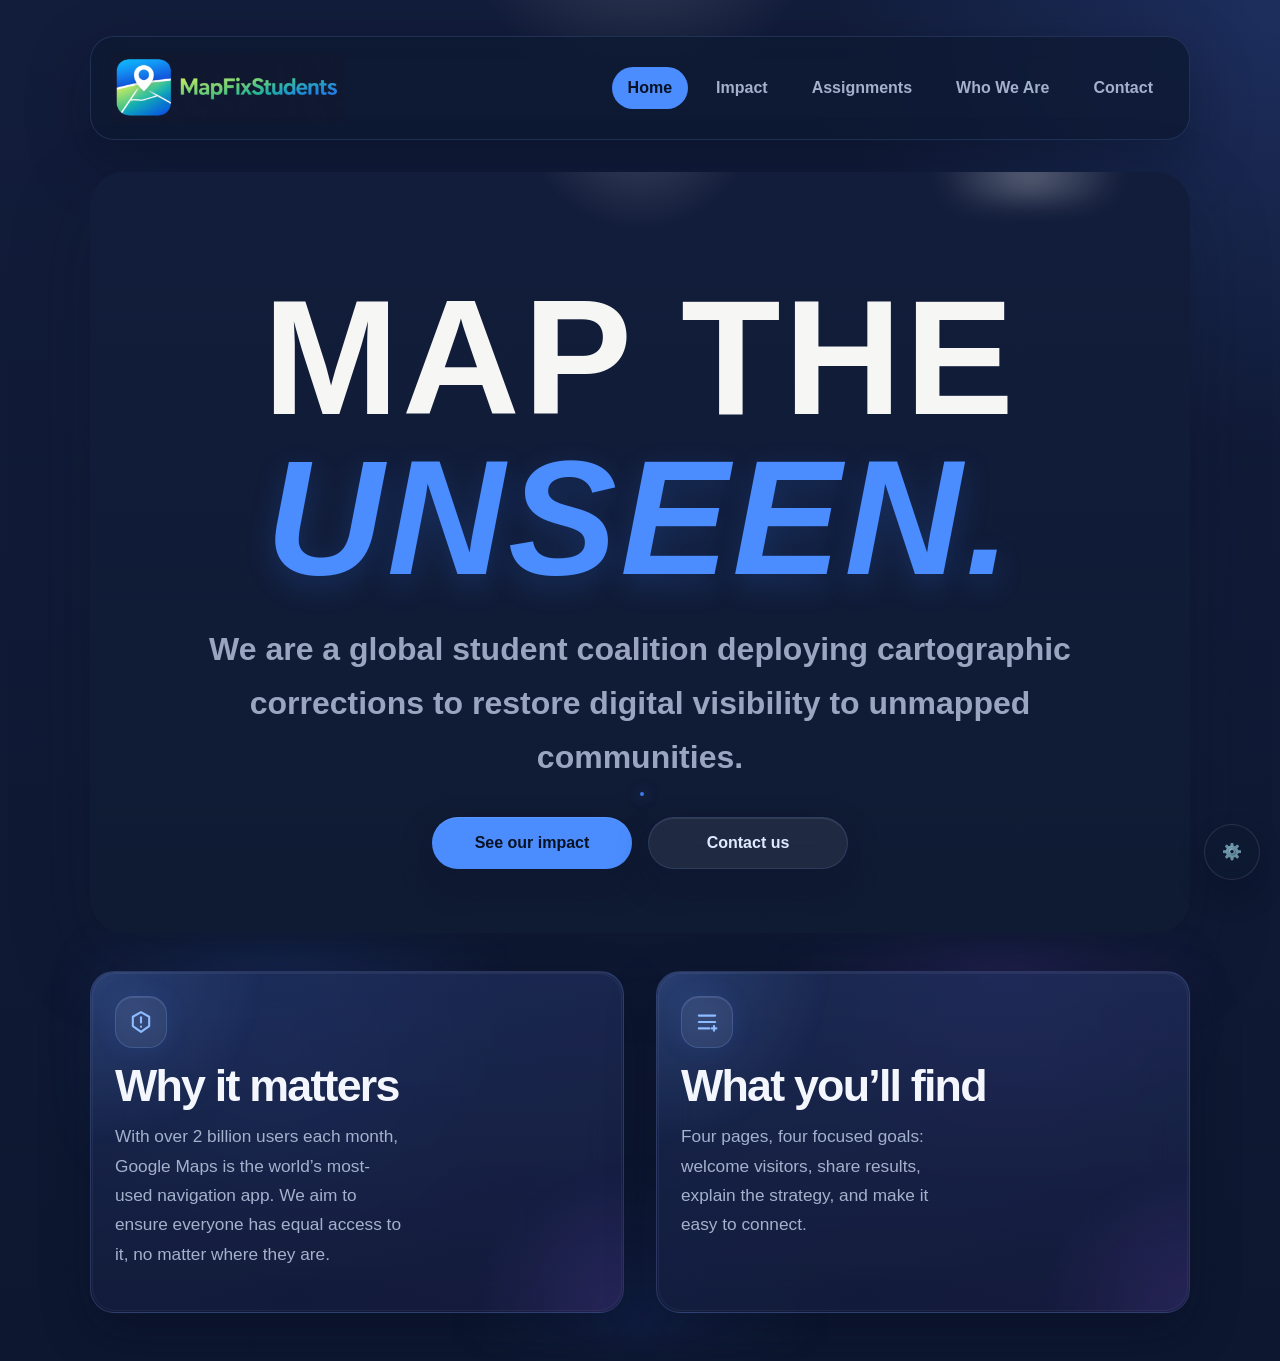
<file: index.html>
<!DOCTYPE html>
<html lang="en">
  <head>
    <meta charset="UTF-8" />
    <meta name="viewport" content="width=device-width, initial-scale=1.0" />
    <title>MapFixStudents | Home</title>
    <link rel="icon" type="image/png" href="favicon.png?v=2" />
    <link rel="stylesheet" href="styles.css" />
  </head>
  <body>
    <div class="page-shell">
      <header class="site-header">
        <a class="brand" href="index.html" aria-label="MapFixStudents home">
          <img class="brand-logo" src="logo.png?v=4" alt="MapFixStudents" />
        </a>
        <nav class="nav-tabs" aria-label="Main navigation">
          <a class="active" href="index.html">Home</a>
          <a href="impact.html">Impact</a>
          <a href="assignments.html">Assignments</a>
          <a href="approach.html">Who We Are</a>
          <a href="contact.html">Contact</a>
        </nav>
      </header>

      <main>
        <section class="monitor-panel" aria-label="MapFixStudents statement">
          <div class="monitor-inner">
            <h2 class="monitor-title">
              <span class="top">Map The</span>
              <span class="bottom">Unseen.</span>
            </h2>
            <p class="monitor-description">
              We are a global student coalition deploying cartographic
              corrections to restore digital visibility to unmapped communities.
            </p>
            <div class="monitor-actions">
              <a class="button primary monitor-button" href="impact.html">See our impact</a>
              <a class="button secondary monitor-button" href="contact.html">Contact us</a>
            </div>
          </div>
        </section>

        <section class="section feature-grid two">
          <article class="content-card feature-card">
            <div class="feature-icon" aria-hidden="true">
              <svg viewBox="0 0 24 24">
                <path d="M12 3.5 19 7.5v8L12 20.5 5 15.5v-8Z" />
                <path d="M12 8v4.5" />
                <path d="M12 16h.01" />
              </svg>
            </div>
            <h2 class="feature-title">Why it matters</h2>
            <p class="feature-copy">
              With over 2 billion users each month, Google Maps is the world’s
              most-used navigation app. We aim to ensure everyone has equal
              access to it, no matter where they are.
            </p>
          </article>
          <article class="content-card feature-card">
            <div class="feature-icon" aria-hidden="true">
              <svg viewBox="0 0 24 24">
                <path d="M5 6.5h14" />
                <path d="M5 12h14" />
                <path d="M5 17.5h9" />
                <path d="M18 15.5v4" />
                <path d="M16 17.5h4" />
              </svg>
            </div>
            <h2 class="feature-title">What you’ll find</h2>
            <p class="feature-copy">
              Four pages, four focused goals: welcome visitors, share results,
              explain the strategy, and make it easy to connect.
            </p>
          </article>
        </section>
      </main>

      <button
        class="dev-mode-toggle"
        type="button"
        aria-label="Toggle developer mode"
      >
        ⚙️
      </button>
    </div>
    <script src="dev-mode.js"></script>
  </body>
</html>
</file>
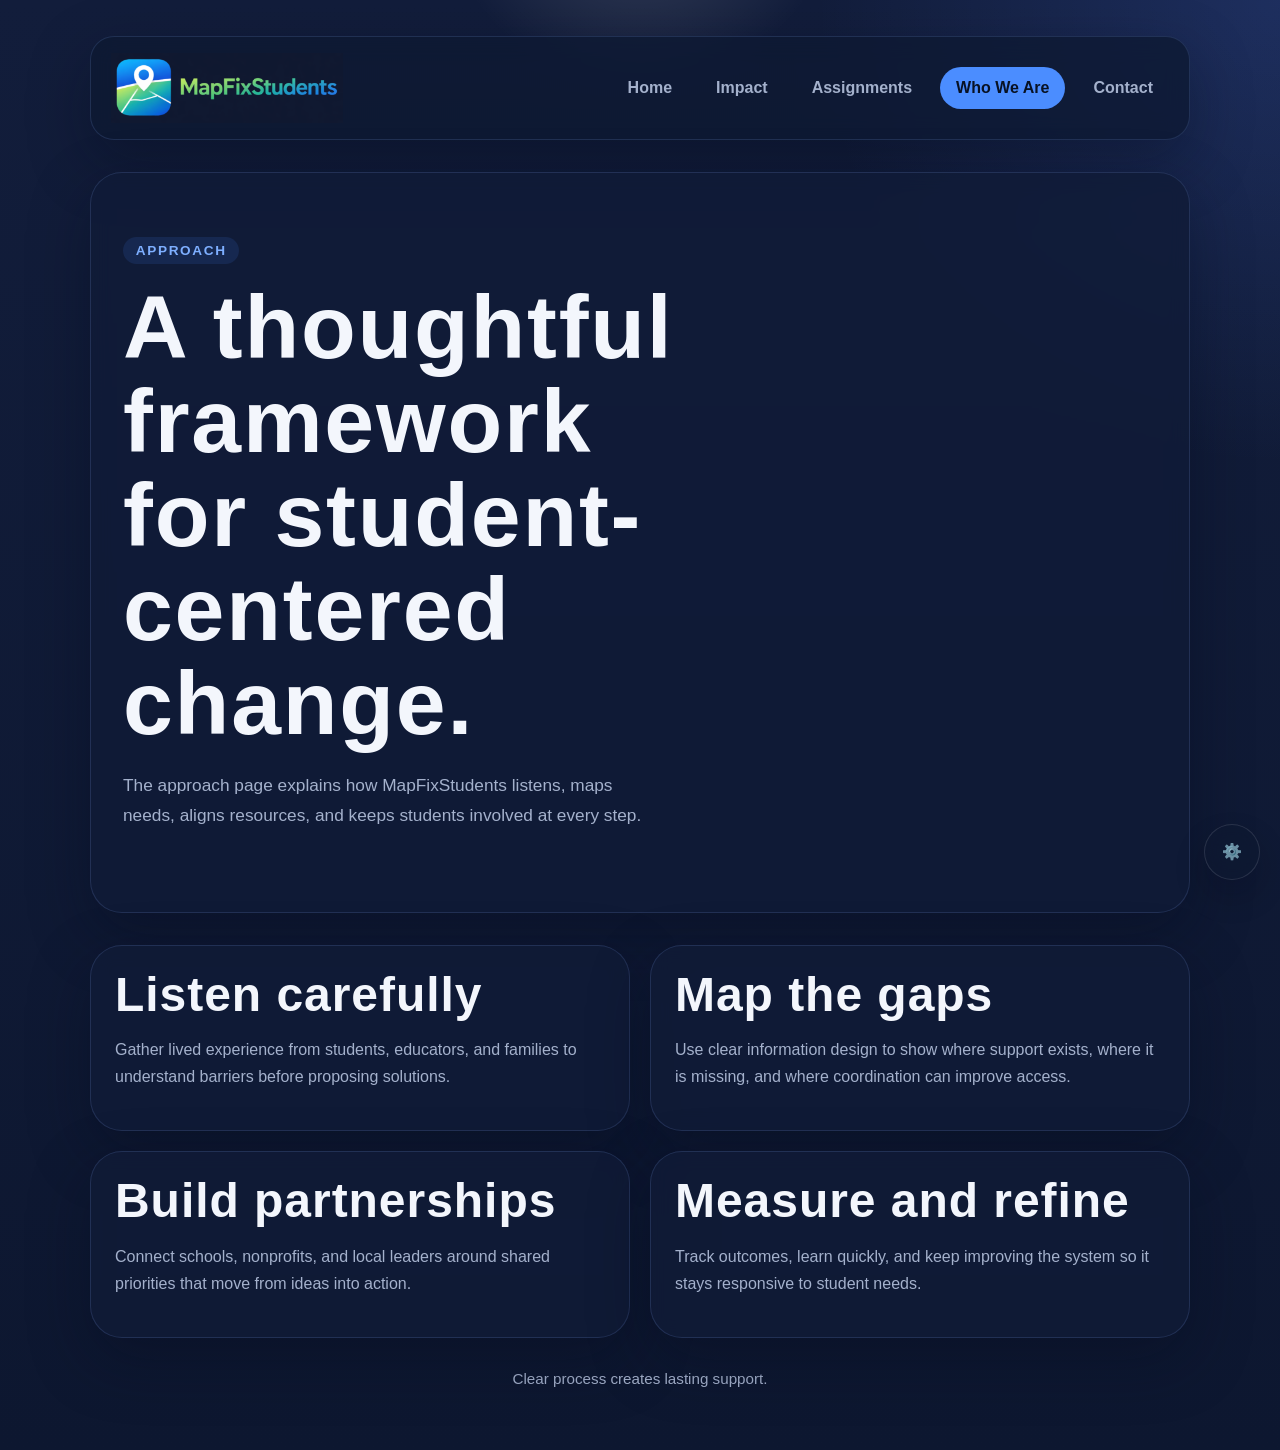
<file: approach.html>
<!DOCTYPE html>
<html lang="en">
  <head>
    <meta charset="UTF-8" />
    <meta name="viewport" content="width=device-width, initial-scale=1.0" />
    <title>MapFixStudents | Approach</title>
    <link rel="icon" type="image/png" href="favicon.png?v=2" />
    <link rel="stylesheet" href="styles.css" />
  </head>
  <body>
    <div class="page-shell">
      <header class="site-header">
        <a class="brand" href="index.html" aria-label="MapFixStudents home">
          <img class="brand-logo" src="logo.png?v=4" alt="MapFixStudents" />
        </a>
        <nav class="nav-tabs" aria-label="Main navigation">
          <a href="index.html">Home</a>
          <a href="impact.html">Impact</a>
          <a href="assignments.html">Assignments</a>
          <a class="active" href="approach.html">Who We Are</a>
          <a href="contact.html">Contact</a>
        </nav>
      </header>

      <main>
        <section class="hero">
          <span class="eyebrow">Approach</span>
          <h1>A thoughtful framework for student-centered change.</h1>
          <p class="lead">
            The approach page explains how MapFixStudents listens, maps needs,
            aligns resources, and keeps students involved at every step.
          </p>
        </section>

        <section class="section grid two">
          <article class="content-card">
            <h2>Listen carefully</h2>
            <p>
              Gather lived experience from students, educators, and families to
              understand barriers before proposing solutions.
            </p>
          </article>
          <article class="content-card">
            <h2>Map the gaps</h2>
            <p>
              Use clear information design to show where support exists, where
              it is missing, and where coordination can improve access.
            </p>
          </article>
          <article class="content-card">
            <h2>Build partnerships</h2>
            <p>
              Connect schools, nonprofits, and local leaders around shared
              priorities that move from ideas into action.
            </p>
          </article>
          <article class="content-card">
            <h2>Measure and refine</h2>
            <p>
              Track outcomes, learn quickly, and keep improving the system so it
              stays responsive to student needs.
            </p>
          </article>
        </section>
      </main>

      <p class="footer-note">Clear process creates lasting support.</p>
      <button
        class="dev-mode-toggle"
        type="button"
        aria-label="Toggle developer mode"
      >
        ⚙️
      </button>
    </div>
    <script src="dev-mode.js"></script>
  </body>
</html>
</file>
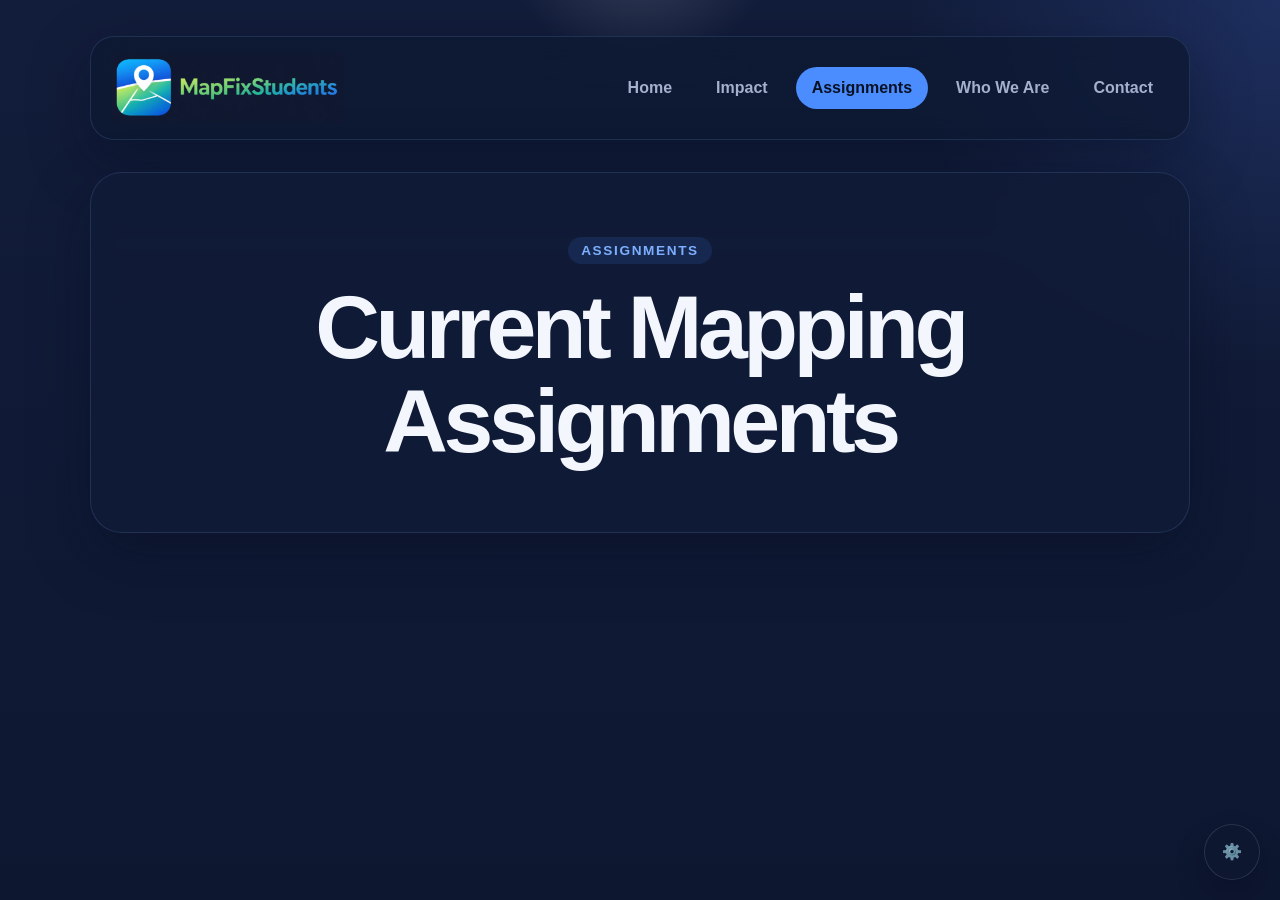
<file: assignments.html>
<!DOCTYPE html>
<html lang="en">
  <head>
    <meta charset="UTF-8" />
    <meta name="viewport" content="width=device-width, initial-scale=1.0" />
    <title>MapFixStudents | Assignments</title>
    <link rel="icon" type="image/png" href="favicon.png?v=2" />
    <link rel="stylesheet" href="styles.css" />
  </head>
  <body>
    <div class="page-shell">
      <header class="site-header">
        <a class="brand" href="index.html" aria-label="MapFixStudents home">
          <img class="brand-logo" src="logo.png?v=4" alt="MapFixStudents" />
        </a>
        <nav class="nav-tabs" aria-label="Main navigation">
          <a href="index.html">Home</a>
          <a href="impact.html">Impact</a>
          <a class="active" href="assignments.html">Assignments</a>
          <a href="approach.html">Who We Are</a>
          <a href="contact.html">Contact</a>
        </nav>
      </header>

      <main>
        <section class="hero centered">
          <span class="eyebrow">Assignments</span>
          <h1 class="assignments-title">Current Mapping Assignments</h1>
          <button class="dev-assignment-button" type="button" data-open-assignment-modal>
            Add Assignment
          </button>
        </section>

        <section class="assignments-grid" aria-label="Assignments list" data-assignments-grid></section>
      </main>

      <div class="assignment-modal-overlay" data-assignment-modal-overlay hidden>
        <div
          class="assignment-modal"
          role="dialog"
          aria-modal="true"
          aria-labelledby="assignment-modal-title"
        >
          <button
            class="assignment-modal-close"
            type="button"
            aria-label="Close modal"
            data-close-assignment-modal
          >
            ×
          </button>
          <h2 class="assignment-modal-title" id="assignment-modal-title">Add Assignment</h2>
          <form class="assignment-modal-form" data-assignment-form>
            <label class="assignment-modal-label" for="assignment-image">Image</label>
            <input id="assignment-image" name="image" type="file" accept="image/*" required />

            <label class="assignment-modal-label" for="assignment-title">Title</label>
            <input id="assignment-title" name="title" type="text" placeholder="Assignment title" required />

            <label class="assignment-modal-label" for="assignment-link">Link</label>
            <input id="assignment-link" name="link" type="url" placeholder="https://example.com" required />

            <button class="assignment-modal-submit" type="submit">Submit</button>
          </form>
        </div>
      </div>

      <button
        class="dev-mode-toggle"
        type="button"
        aria-label="Toggle developer mode"
      >
        ⚙️
      </button>
    </div>
    <script src="dev-mode.js"></script>
    <script src="assignments-modal.js"></script>
  </body>
</html>
</file>
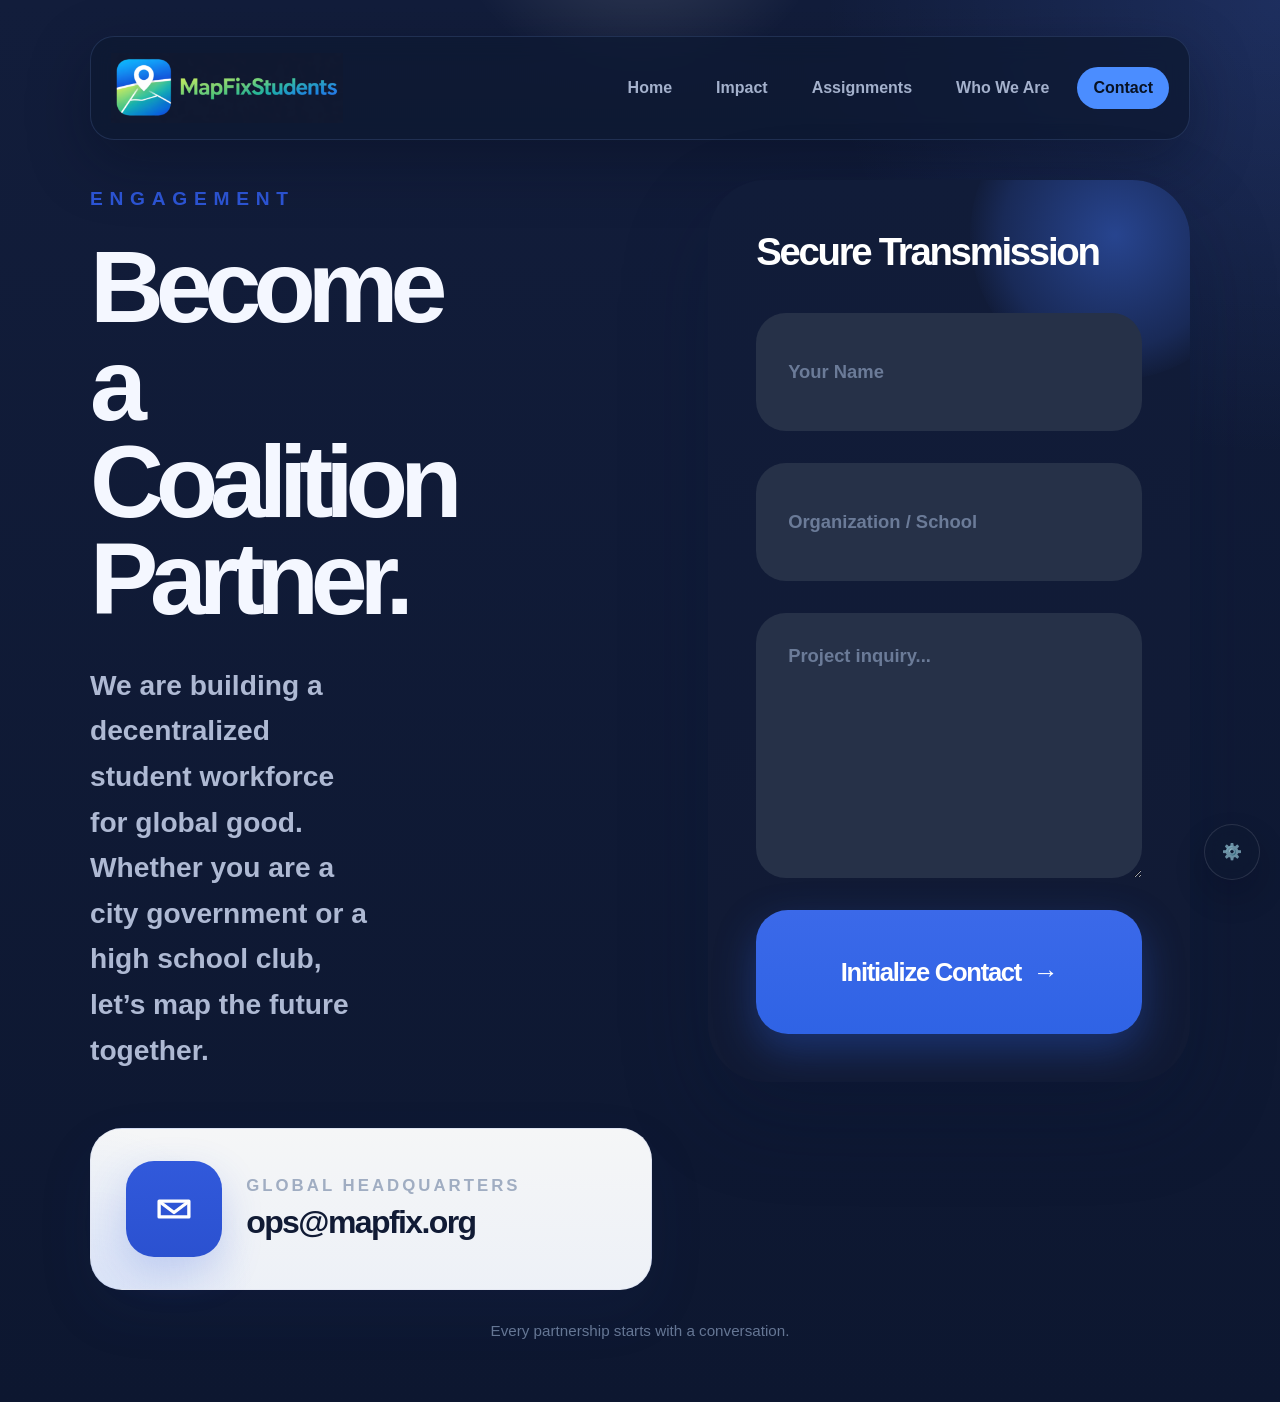
<file: contact.html>
<!DOCTYPE html>
<html lang="en">
  <head>
    <meta charset="UTF-8" />
    <meta name="viewport" content="width=device-width, initial-scale=1.0" />
    <title>MapFixStudents | Contact</title>
    <link rel="icon" type="image/png" href="favicon.png?v=2" />
    <link rel="stylesheet" href="styles.css" />
  </head>
  <body class="contact-page">
    <div class="page-shell">
      <header class="site-header">
        <a class="brand" href="index.html" aria-label="MapFixStudents home">
          <img class="brand-logo" src="logo.png?v=4" alt="MapFixStudents" />
        </a>
        <nav class="nav-tabs" aria-label="Main navigation">
          <a href="index.html">Home</a>
          <a href="impact.html">Impact</a>
          <a href="assignments.html">Assignments</a>
          <a href="approach.html">Who We Are</a>
          <a class="active" href="contact.html">Contact</a>
        </nav>
      </header>

      <main>
        <section class="contact-layout">
          <div class="contact-copy">
            <span class="contact-kicker">Engagement</span>
            <h1 class="contact-title">Become a Coalition Partner.</h1>
            <p class="contact-intro">
              We are building a decentralized student workforce for global good.
              Whether you are a city government or a high school club, let’s map
              the future together.
            </p>

            <article class="contact-hq-card">
              <div class="contact-hq-icon" aria-hidden="true">
                <svg viewBox="0 0 24 24">
                  <path d="M3.5 7.5h17v9h-17Z" />
                  <path d="M4 8l8 6 8-6" />
                </svg>
              </div>
              <div>
                <p class="contact-hq-label">Global Headquarters</p>
                <a class="contact-hq-email" href="mailto:ops@mapfix.org">ops@mapfix.org</a>
              </div>
            </article>
          </div>

          <section class="contact-form-shell" aria-label="Contact form">
            <div class="contact-form-orb" aria-hidden="true"></div>
            <h2 class="contact-form-title">Secure Transmission</h2>
            <form class="contact-form">
              <label class="sr-only" for="contact-name">Your Name</label>
              <input id="contact-name" type="text" placeholder="Your Name" />

              <label class="sr-only" for="contact-org">Organization / School</label>
              <input id="contact-org" type="text" placeholder="Organization / School" />

              <label class="sr-only" for="contact-message">Project inquiry</label>
              <textarea id="contact-message" placeholder="Project inquiry..."></textarea>

              <button type="submit" class="contact-submit">
                Initialize Contact
                <span aria-hidden="true">→</span>
              </button>
            </form>
          </section>
        </section>
      </main>

      <p class="footer-note">Every partnership starts with a conversation.</p>
      <button
        class="dev-mode-toggle"
        type="button"
        aria-label="Toggle developer mode"
      >
        ⚙️
      </button>
    </div>
    <script src="dev-mode.js"></script>
  </body>
</html>
</file>
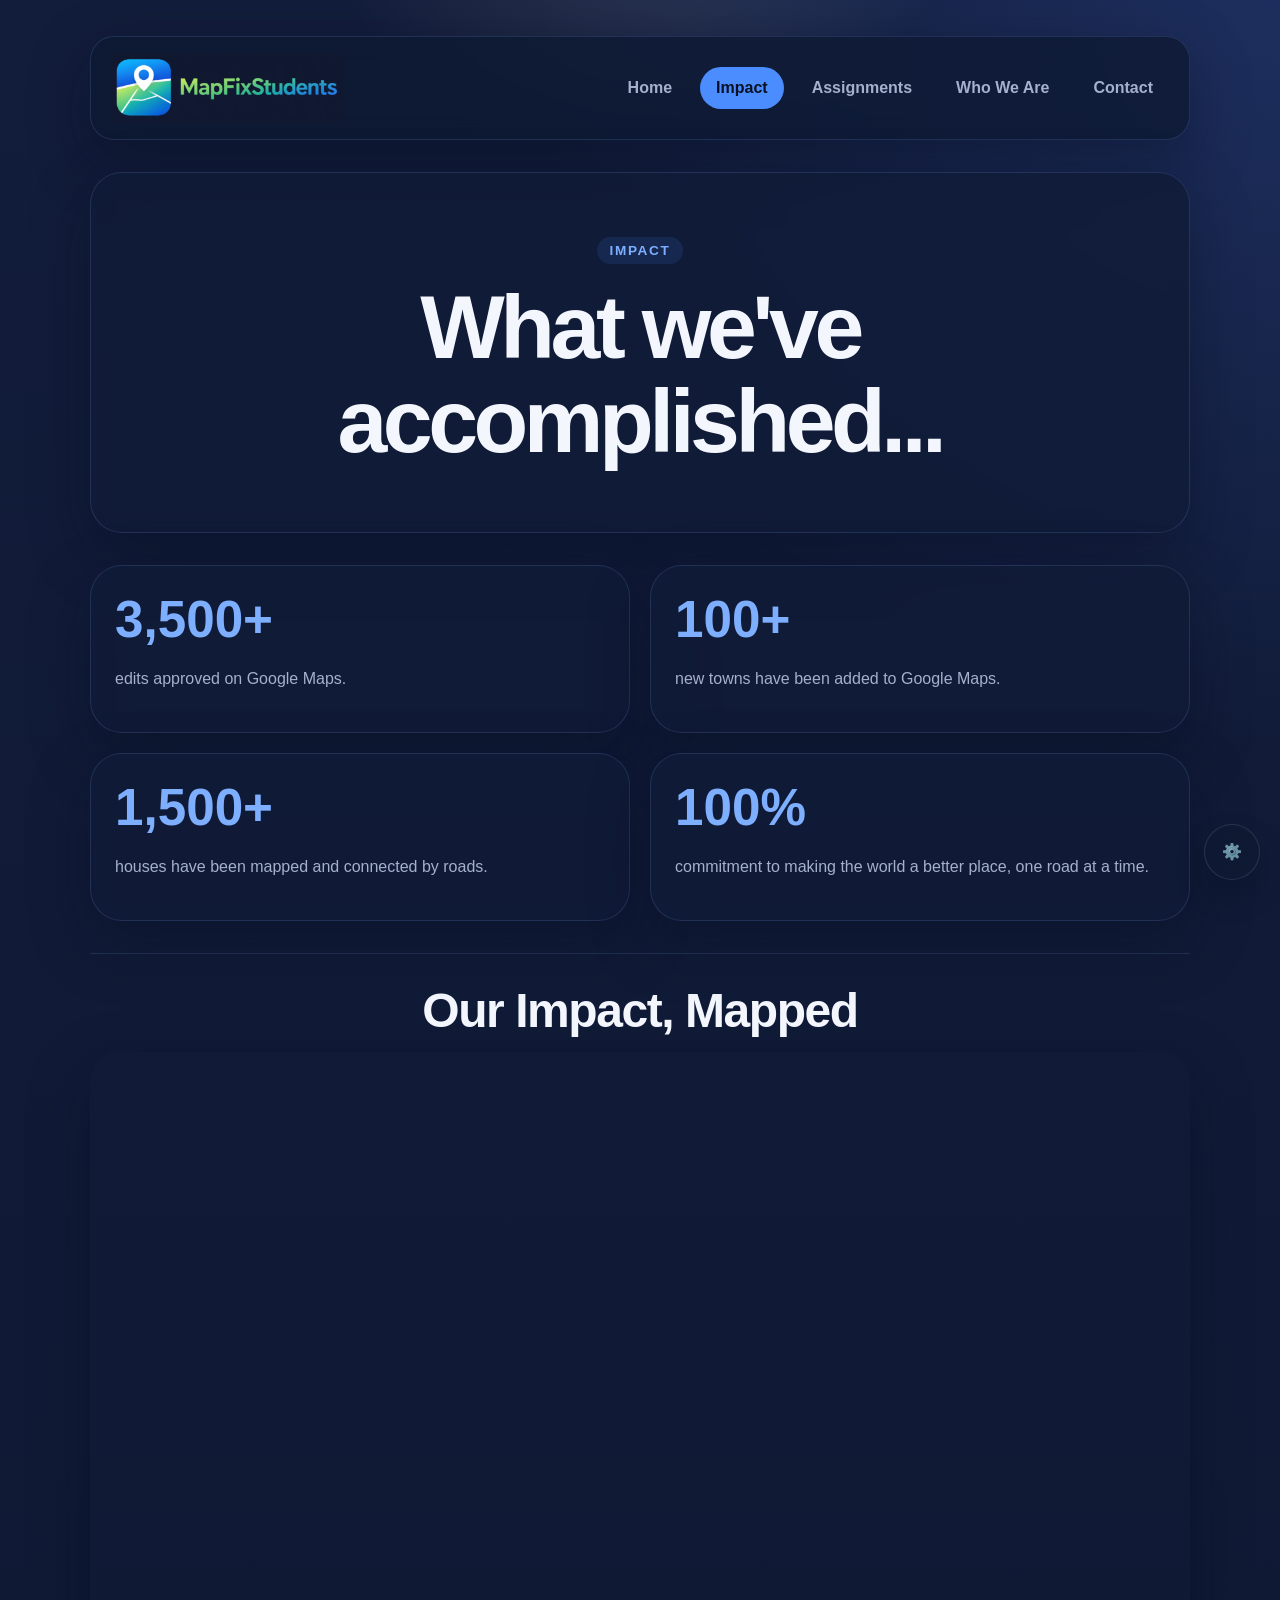
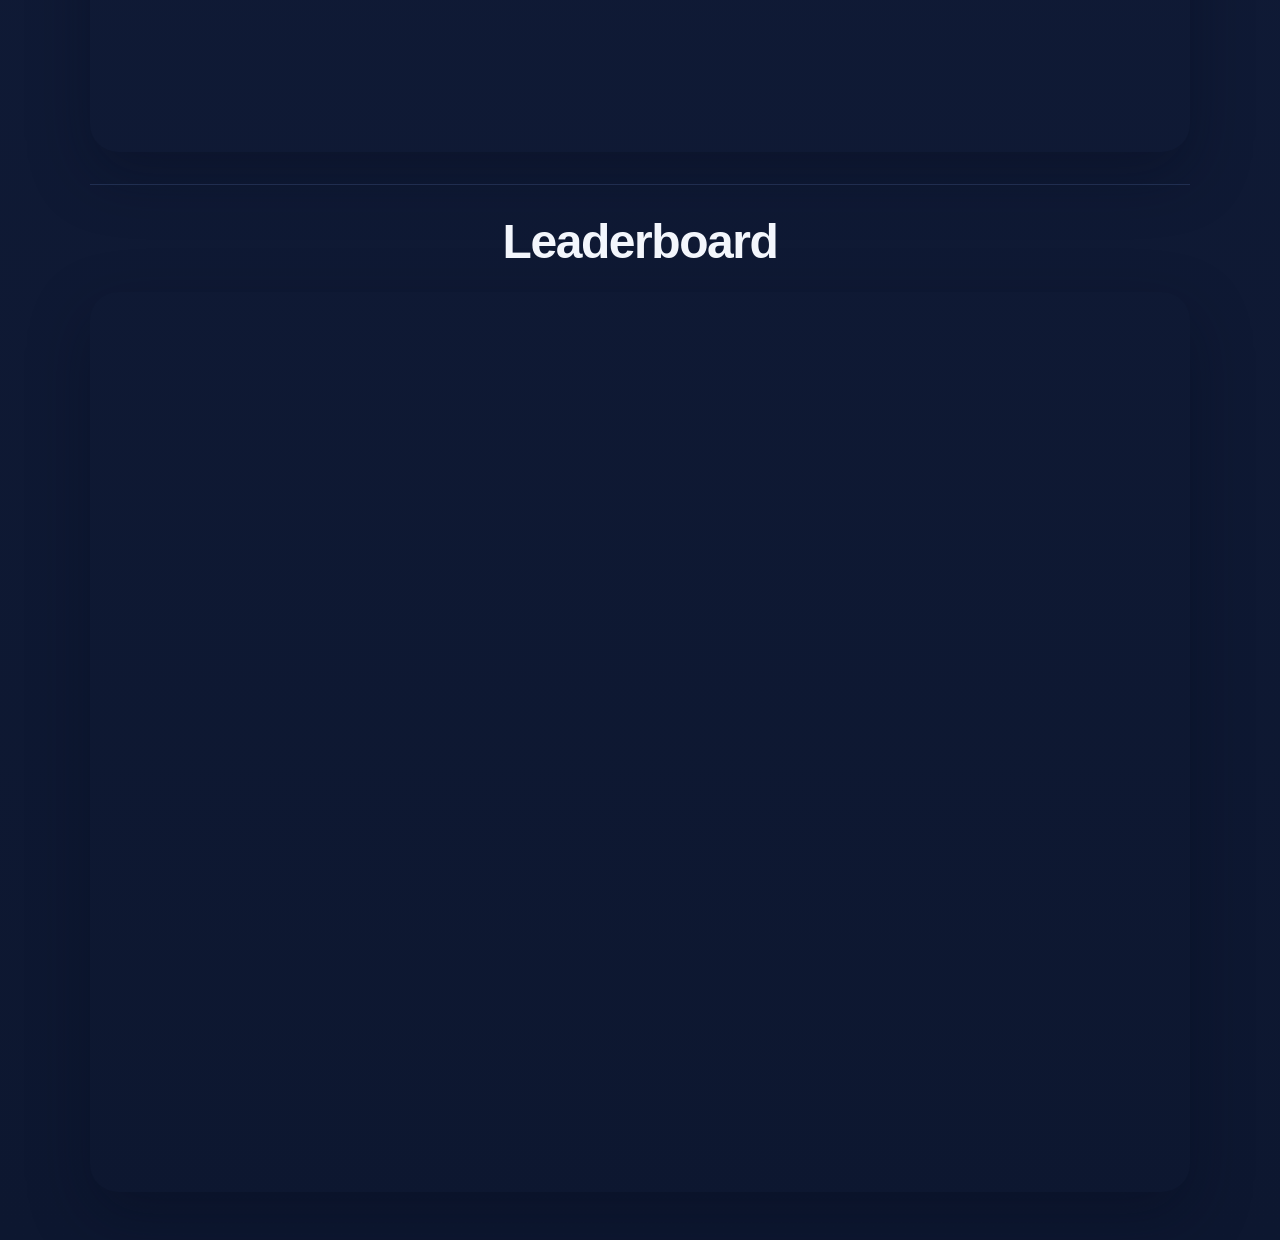
<file: impact.html>
<!DOCTYPE html>
<html lang="en">
  <head>
    <meta charset="UTF-8" />
    <meta name="viewport" content="width=device-width, initial-scale=1.0" />
    <title>MapFixStudents | Impact</title>
    <link rel="icon" type="image/png" href="favicon.png?v=2" />
    <link rel="stylesheet" href="styles.css" />
  </head>
  <body>
    <div class="page-shell">
      <header class="site-header">
        <a class="brand" href="index.html" aria-label="MapFixStudents home">
          <img class="brand-logo" src="logo.png?v=4" alt="MapFixStudents" />
        </a>
        <nav class="nav-tabs" aria-label="Main navigation">
          <a href="index.html">Home</a>
          <a class="active" href="impact.html">Impact</a>
          <a href="assignments.html">Assignments</a>
          <a href="approach.html">Who We Are</a>
          <a href="contact.html">Contact</a>
        </nav>
      </header>

      <main>
        <section class="hero centered">
          <span class="eyebrow">Impact</span>
          <h1 class="impact-title">What we've accomplished...</h1>
        </section>

        <section class="section grid two">
          <article class="content-card">
            <div class="stat">3,500+</div>
            <p>
              edits approved on Google Maps.
            </p>
          </article>
          <article class="content-card">
            <div class="stat">100+</div>
            <p>
              new towns have been added to Google Maps.
            </p>
          </article>
          <article class="content-card">
            <div class="stat">1,500+</div>
            <p>
              houses have been mapped and connected by roads.
            </p>
          </article>
          <article class="content-card">
            <div class="stat">100%</div>
            <p>
              commitment to making the world a better place, one road at a
              time.
            </p>
          </article>
        </section>

        <section class="impact-map-section" aria-label="Map edits tracker">
          <h2 class="impact-map-caption">Our Impact, Mapped</h2>
          <iframe
            class="impact-map-frame"
            src="https://joshs47.github.io/map-edits-tracker/viewer.html"
            title="Map edits tracker"
            loading="lazy"
            referrerpolicy="no-referrer-when-downgrade"
            data-auto-resize="true"
          ></iframe>
          <div class="impact-leaderboard-header">
            <h2 class="impact-map-caption">Leaderboard</h2>
          </div>
          <iframe
            class="impact-leaderboard-frame"
            src="https://joshs47.github.io/map-edits-tracker/leaderboard.html"
            title="Leaderboard"
            loading="lazy"
            referrerpolicy="no-referrer-when-downgrade"
            data-auto-resize="true"
          ></iframe>
        </section>
      </main>

      <button
        class="dev-mode-toggle"
        type="button"
        aria-label="Toggle developer mode"
      >
        ⚙️
      </button>
    </div>
    <script src="dev-mode.js"></script>
    <script src="iframe-resize.js"></script>
  </body>
</html>
</file>
<file: styles.css>
:root {
  --bg: #0d1730;
  --surface: rgba(16, 28, 56, 0.82);
  --surface-strong: #14234b;
  --text: #f3f6fc;
  --muted: #a4b1cc;
  --line: rgba(115, 150, 220, 0.18);
  --accent: #4b8dff;
  --accent-dark: #dfeaff;
  --highlight: rgba(75, 141, 255, 0.16);
  --shadow: 0 22px 60px rgba(5, 12, 28, 0.35);
  --monitor-bg: #0f1a33;
  --monitor-line: rgba(73, 132, 243, 0.34);
  --monitor-blue: #4b8dff;
  --monitor-blue-strong: #3475ea;
  --monitor-copy: #9aa6c1;
}

* {
  box-sizing: border-box;
}

@import url("https://fonts.googleapis.com/css2?family=Anton&family=Inter:wght@500;700;800&family=Montserrat:wght@800&family=Poppins:wght@600;700&family=Rajdhani:wght@600;700&family=Sora:wght@700;800&display=swap");

body {
  margin: 0;
  min-height: 100vh;
  font-family: "Avenir Next", "Segoe UI", sans-serif;
  color: var(--text);
  background:
    radial-gradient(circle at 50% -8%, rgba(255, 255, 255, 0.18), transparent 12%),
    radial-gradient(circle at top right, rgba(82, 126, 255, 0.18), transparent 24%),
    linear-gradient(180deg, #121d3b 0%, var(--bg) 100%);
}

body.contact-page {
  color: var(--text);
  background:
    radial-gradient(circle at 50% -8%, rgba(255, 255, 255, 0.18), transparent 12%),
    radial-gradient(circle at top right, rgba(82, 126, 255, 0.18), transparent 24%),
    linear-gradient(180deg, #121d3b 0%, var(--bg) 100%);
}

a {
  color: inherit;
}

.page-shell {
  width: min(1100px, calc(100% - 2rem));
  margin: 0 auto;
  padding: 1.25rem 0 3rem;
}

.site-header {
  display: flex;
  align-items: center;
  justify-content: space-between;
  gap: 1rem;
  padding: 1rem 1.25rem;
  margin-top: 1rem;
  border: 1px solid var(--line);
  border-radius: 24px;
  background: rgba(14, 25, 50, 0.78);
  backdrop-filter: blur(12px);
  box-shadow: var(--shadow);
}

.brand {
  display: inline-flex;
  align-items: center;
  justify-content: center;
  text-decoration: none;
}

.brand-logo {
  display: block;
  width: auto;
  height: clamp(64px, 5.5vw, 80px);
  max-width: min(380px, 48vw);
  object-fit: contain;
}

.nav-tabs {
  display: flex;
  flex-wrap: wrap;
  gap: 0.75rem;
}

.nav-tabs a {
  padding: 0.75rem 1rem;
  border-radius: 999px;
  text-decoration: none;
  color: var(--muted);
  font-weight: 600;
  transition: transform 160ms ease, background-color 160ms ease, color 160ms ease;
}

.nav-tabs a:hover,
.nav-tabs a:focus-visible {
  background: var(--highlight);
  color: #ffffff;
  transform: translateY(-1px);
}

.nav-tabs a.active {
  background: var(--accent);
  color: #081224;
}

.hero,
.content-card {
  border: 1px solid var(--line);
  border-radius: 32px;
  background: var(--surface);
  backdrop-filter: blur(10px);
  box-shadow: var(--shadow);
}

.hero {
  margin-top: 2rem;
  padding: 4rem 2rem;
}

.hero.centered {
  text-align: center;
}

.hero.centered h1,
.hero.centered .lead {
  max-width: none;
  margin-left: auto;
  margin-right: auto;
}

.impact-title {
  font-family: "Sora", "Inter", sans-serif;
  font-weight: 800;
  letter-spacing: -0.05em;
}

.assignments-title {
  font-family: "Montserrat", "Inter", sans-serif;
  font-weight: 800;
  letter-spacing: -0.05em;
}

.assignments-grid {
  display: grid;
  grid-template-columns: repeat(3, minmax(0, 1fr));
  gap: 1.5rem;
  margin-top: 2rem;
}

.assignment-card {
  position: relative;
  overflow: hidden;
  border-radius: 16px;
  background: #16263d;
  box-shadow: 0 18px 42px rgba(4, 10, 26, 0.28);
  transition: transform 160ms ease, box-shadow 160ms ease, filter 160ms ease;
}

.assignment-card:hover,
.assignment-card:focus-within {
  transform: translateY(-4px);
  filter: brightness(1.03);
  box-shadow: 0 24px 52px rgba(4, 10, 26, 0.34);
}

.assignment-card-image {
  display: block;
  width: 100%;
  aspect-ratio: 16 / 10;
  object-fit: cover;
  background: #22324a;
}

.assignment-card-body {
  display: grid;
  gap: 1rem;
  padding: 1rem;
}

.assignment-card-menu {
  position: absolute;
  top: 0.85rem;
  right: 0.85rem;
  z-index: 3;
}

.assignment-card-menu-trigger {
  display: none;
  align-items: center;
  justify-content: center;
  width: 36px;
  height: 36px;
  border: 1px solid rgba(255, 255, 255, 0.08);
  border-radius: 999px;
  background: rgba(22, 38, 61, 0.92);
  color: #eef4ff;
  font-size: 1.1rem;
  line-height: 1;
  cursor: pointer;
  opacity: 0;
  transform: translateY(-4px) scale(0.96);
  transition:
    opacity 160ms ease,
    transform 160ms ease,
    background-color 160ms ease;
}

body.dev-mode .assignment-card:hover .assignment-card-menu-trigger,
body.dev-mode .assignment-card:focus-within .assignment-card-menu-trigger {
  display: inline-flex;
  opacity: 1;
  transform: translateY(0) scale(1);
}

.assignment-card-menu-trigger:hover,
.assignment-card-menu-trigger:focus-visible {
  background: rgba(34, 54, 84, 0.96);
}

.assignment-card-menu-dropdown {
  position: absolute;
  top: calc(100% + 0.5rem);
  right: 0;
  min-width: 180px;
  padding: 0.35rem;
  border: 1px solid rgba(255, 255, 255, 0.08);
  border-radius: 12px;
  background: #16263d;
  box-shadow: 0 18px 40px rgba(4, 10, 26, 0.34);
  opacity: 0;
  pointer-events: none;
  transform: translateY(-6px) scale(0.98);
  transition: opacity 160ms ease, transform 160ms ease;
}

.assignment-card-menu.is-open .assignment-card-menu-dropdown {
  opacity: 1;
  pointer-events: auto;
  transform: translateY(0) scale(1);
}

.assignment-card-menu-item {
  width: 100%;
  padding: 0.75rem 0.85rem;
  border: 0;
  border-radius: 10px;
  background: transparent;
  color: #eef4ff;
  font-family: "Inter", "Segoe UI", sans-serif;
  font-size: 0.95rem;
  font-weight: 600;
  text-align: left;
  cursor: pointer;
  transition: background-color 160ms ease;
}

.assignment-card-menu-item:hover,
.assignment-card-menu-item:focus-visible {
  background: rgba(255, 255, 255, 0.08);
}

.assignment-card-title {
  margin: 0;
  color: #eef4ff;
  font-family: "Inter", "Segoe UI", sans-serif;
  font-size: 1.05rem;
  font-weight: 700;
  line-height: 1.4;
}

.assignment-card-link {
  display: inline-flex;
  align-items: center;
  justify-content: center;
  min-height: 46px;
  padding: 0.8rem 1rem;
  border-radius: 12px;
  background: linear-gradient(180deg, #4b8dff 0%, #3d78e1 100%);
  color: #081224;
  font-family: "Inter", "Segoe UI", sans-serif;
  font-size: 0.98rem;
  font-weight: 800;
  text-decoration: none;
  transition: transform 160ms ease, box-shadow 160ms ease, filter 160ms ease;
  box-shadow: 0 14px 28px rgba(61, 120, 225, 0.26);
}

.assignment-card-link:hover,
.assignment-card-link:focus-visible {
  transform: translateY(-2px);
  filter: brightness(1.04);
  box-shadow: 0 18px 34px rgba(61, 120, 225, 0.32);
}

.assignment-card.is-complete {
  opacity: 0.72;
}

.assignment-card.is-complete .assignment-card-image {
  filter: grayscale(0.2) brightness(0.82);
}

.assignment-card-status {
  display: none;
  position: absolute;
  left: 1rem;
  top: 1rem;
  z-index: 2;
  padding: 0.45rem 0.7rem;
  border-radius: 999px;
  background: rgba(75, 141, 255, 0.94);
  color: #081224;
  font-family: "Inter", "Segoe UI", sans-serif;
  font-size: 0.78rem;
  font-weight: 800;
  letter-spacing: 0.03em;
  box-shadow: 0 10px 22px rgba(61, 120, 225, 0.28);
}

.assignment-card.is-complete .assignment-card-status {
  display: inline-flex;
  align-items: center;
  gap: 0.3rem;
}

.dev-assignment-button {
  display: none;
  margin: 1.5rem auto 0;
  padding: 0.95rem 1.4rem;
  border: 1px solid rgba(75, 141, 255, 0.28);
  border-radius: 999px;
  background: rgba(75, 141, 255, 0.14);
  color: #eef4ff;
  font-family: "Inter", "Segoe UI", sans-serif;
  font-size: 1rem;
  font-weight: 700;
  cursor: pointer;
  backdrop-filter: blur(10px);
  box-shadow: 0 14px 28px rgba(8, 18, 36, 0.22);
  transition:
    transform 160ms ease,
    background-color 160ms ease,
    box-shadow 160ms ease;
}

body.dev-mode .dev-assignment-button {
  display: inline-flex;
  align-items: center;
  justify-content: center;
}

.dev-assignment-button:hover,
.dev-assignment-button:focus-visible {
  transform: translateY(-2px);
  background: rgba(75, 141, 255, 0.22);
  box-shadow: 0 18px 34px rgba(8, 18, 36, 0.3);
}

.assignment-modal-overlay {
  position: fixed;
  inset: 0;
  z-index: 1100;
  display: flex;
  align-items: center;
  justify-content: center;
  padding: 1.5rem;
  background: rgba(0, 0, 0, 0.6);
  opacity: 0;
  transition: opacity 180ms ease;
}

.assignment-modal-overlay[hidden] {
  display: none;
}

.assignment-modal-overlay.is-open {
  opacity: 1;
}

.assignment-modal {
  position: relative;
  width: min(100%, 520px);
  padding: 1.5rem;
  border-radius: 16px;
  background: #16263d;
  color: #eef4ff;
  box-shadow: 0 28px 80px rgba(0, 0, 0, 0.35);
  transform: scale(0.96) translateY(8px);
  transition: transform 180ms ease, opacity 180ms ease;
}

.assignment-modal-overlay.is-open .assignment-modal {
  transform: scale(1) translateY(0);
}

.assignment-modal-close {
  position: absolute;
  top: 0.9rem;
  right: 0.9rem;
  display: inline-flex;
  align-items: center;
  justify-content: center;
  width: 40px;
  height: 40px;
  border: 0;
  border-radius: 999px;
  background: rgba(255, 255, 255, 0.08);
  color: #eef4ff;
  font-size: 1.6rem;
  line-height: 1;
  cursor: pointer;
  transition: background-color 160ms ease, transform 160ms ease;
}

.assignment-modal-close:hover,
.assignment-modal-close:focus-visible {
  background: rgba(255, 255, 255, 0.14);
  transform: scale(1.04);
}

.assignment-modal-title {
  margin-bottom: 1.2rem;
  font-family: "Inter", "Segoe UI", sans-serif;
  font-size: 1.8rem;
  font-weight: 800;
  letter-spacing: -0.04em;
}

.assignment-modal-form {
  display: grid;
  gap: 0.95rem;
}

.assignment-modal-label {
  color: #d9e5ff;
  font-family: "Inter", "Segoe UI", sans-serif;
  font-size: 0.95rem;
  font-weight: 700;
}

.assignment-modal-form input {
  width: 100%;
  border: 1px solid rgba(255, 255, 255, 0.1);
  border-radius: 12px;
  background: #1d314d;
  color: #eef4ff;
  font-family: "Inter", "Segoe UI", sans-serif;
  font-size: 1rem;
  padding: 0.95rem 1rem;
  outline: none;
  transition: border-color 160ms ease, background-color 160ms ease, box-shadow 160ms ease;
}

.assignment-modal-form input[type="file"] {
  padding: 0.75rem 0.9rem;
}

.assignment-modal-form input::placeholder {
  color: #8da0c2;
}

.assignment-modal-form input:focus {
  border-color: rgba(75, 141, 255, 0.5);
  box-shadow: 0 0 0 3px rgba(75, 141, 255, 0.12);
}

.assignment-modal-submit {
  margin-top: 0.6rem;
  min-height: 52px;
  border: 0;
  border-radius: 12px;
  background: linear-gradient(180deg, #4b8dff 0%, #3d78e1 100%);
  color: #081224;
  font-family: "Inter", "Segoe UI", sans-serif;
  font-size: 1rem;
  font-weight: 800;
  cursor: pointer;
  transition: transform 160ms ease, box-shadow 160ms ease, filter 160ms ease;
  box-shadow: 0 16px 30px rgba(61, 120, 225, 0.28);
}

.assignment-modal-submit:hover,
.assignment-modal-submit:focus-visible {
  transform: translateY(-2px);
  filter: brightness(1.04);
  box-shadow: 0 20px 34px rgba(61, 120, 225, 0.34);
}

body.modal-open {
  overflow: hidden;
}

.eyebrow {
  display: inline-block;
  margin-bottom: 1rem;
  padding: 0.35rem 0.8rem;
  border-radius: 999px;
  background: rgba(75, 141, 255, 0.12);
  color: #7eafff;
  font-size: 0.85rem;
  font-weight: 700;
  letter-spacing: 0.12em;
  text-transform: uppercase;
}

h1,
h2 {
  margin: 0;
  font-family: "Anton", Impact, sans-serif;
  line-height: 1.05;
  letter-spacing: 0.02em;
}

h1 {
  max-width: 12ch;
  font-size: clamp(3rem, 7vw, 5.7rem);
}

h2 {
  font-size: clamp(2rem, 4vw, 3rem);
}

.lead {
  max-width: 56ch;
  margin-top: 1.25rem;
  font-size: 1.08rem;
  line-height: 1.75;
  color: var(--muted);
}

.cta-row {
  display: flex;
  flex-wrap: wrap;
  gap: 1rem;
  margin-top: 2rem;
}

.button {
  display: inline-flex;
  align-items: center;
  justify-content: center;
  min-height: 48px;
  padding: 0.9rem 1.25rem;
  border-radius: 999px;
  text-decoration: none;
  font-weight: 700;
}

.button.primary {
  background: var(--accent);
  color: #081224;
}

.button.secondary {
  border: 1px solid var(--line);
  background: rgba(255, 255, 255, 0.05);
  color: #dfeaff;
}

.grid {
  display: grid;
  gap: 1.25rem;
  margin-top: 1.5rem;
}

.grid.two {
  grid-template-columns: repeat(2, minmax(0, 1fr));
}

.content-card {
  padding: 1.5rem;
}

.content-card p,
.content-card li {
  color: var(--muted);
  line-height: 1.7;
}

.content-card ul {
  margin: 1rem 0 0;
  padding-left: 1.2rem;
}

.stat {
  font-size: clamp(2rem, 4vw, 3.3rem);
  font-weight: 800;
  color: #7eafff;
}

.section {
  margin-top: 2rem;
}

.feature-grid {
  display: grid;
  grid-template-columns: repeat(2, minmax(0, 1fr));
  position: relative;
  gap: 2rem;
  margin-top: 2.4rem;
  align-items: stretch;
}

.feature-grid::before {
  content: "";
  position: absolute;
  inset: -30px -18px;
  z-index: -1;
  border-radius: 34px;
  background:
    radial-gradient(circle at 18% 22%, rgba(71, 118, 255, 0.18), transparent 24%),
    radial-gradient(circle at 82% 10%, rgba(149, 85, 255, 0.14), transparent 22%),
    radial-gradient(circle at 50% 100%, rgba(49, 95, 221, 0.12), transparent 26%);
  filter: blur(16px);
}

.feature-card {
  position: relative;
  overflow: hidden;
  min-height: 0;
  padding: 1.5rem 1.5rem 1.6rem;
  border-radius: 24px;
  border: 1px solid rgba(145, 172, 255, 0.18);
  background:
    linear-gradient(180deg, rgba(28, 43, 84, 0.62) 0%, rgba(17, 25, 54, 0.72) 100%),
    linear-gradient(135deg, rgba(75, 141, 255, 0.12), rgba(138, 86, 255, 0.1));
  backdrop-filter: blur(18px);
  box-shadow:
    0 18px 50px rgba(4, 10, 26, 0.32),
    inset 0 1px 0 rgba(255, 255, 255, 0.06);
  transition:
    transform 220ms ease,
    box-shadow 220ms ease,
    border-color 220ms ease;
}

.feature-card::before {
  content: "";
  position: absolute;
  inset: 0;
  border-radius: inherit;
  background:
    radial-gradient(circle at top left, rgba(112, 164, 255, 0.22), transparent 28%),
    radial-gradient(circle at bottom right, rgba(153, 95, 255, 0.16), transparent 24%);
  opacity: 0.9;
  pointer-events: none;
}

.feature-card::after {
  content: "";
  position: absolute;
  inset: 1px;
  border-radius: inherit;
  border: 1px solid rgba(255, 255, 255, 0.05);
  pointer-events: none;
}

.feature-card:hover,
.feature-card:focus-within {
  transform: translateY(-8px);
  border-color: rgba(131, 178, 255, 0.34);
  box-shadow:
    0 28px 70px rgba(5, 14, 36, 0.42),
    0 0 30px rgba(77, 124, 255, 0.16),
    inset 0 1px 0 rgba(255, 255, 255, 0.08);
}

.feature-icon,
.feature-title,
.feature-copy {
  position: relative;
  z-index: 1;
}

.feature-icon {
  display: inline-flex;
  align-items: center;
  justify-content: center;
  width: 52px;
  height: 52px;
  margin-bottom: 1rem;
  border-radius: 18px;
  border: 1px solid rgba(132, 171, 255, 0.22);
  background: rgba(255, 255, 255, 0.06);
  box-shadow:
    inset 0 1px 0 rgba(255, 255, 255, 0.1),
    0 0 24px rgba(74, 124, 255, 0.12);
  backdrop-filter: blur(12px);
}

.feature-icon svg {
  width: 28px;
  height: 28px;
  stroke: #8fbbff;
  stroke-width: 1.8;
  fill: none;
  stroke-linecap: round;
  stroke-linejoin: round;
}

.feature-title {
  font-family: "Inter", "Segoe UI", sans-serif;
  font-size: clamp(2.1rem, 3.5vw, 3.5rem);
  font-weight: 800;
  line-height: 0.98;
  letter-spacing: -0.04em;
}

.feature-copy {
  max-width: 30ch;
  margin-top: 0.9rem;
  color: #bcc6df;
  font-family: "Inter", "Segoe UI", sans-serif;
  font-size: clamp(1rem, 1.35vw, 1.2rem);
  font-weight: 500;
  line-height: 1.6;
}

.footer-note {
  margin-top: 2rem;
  text-align: center;
  color: var(--muted);
  font-size: 0.95rem;
}

.contact-page .footer-note {
  color: #657694;
}

.contact-layout {
  display: grid;
  grid-template-columns: minmax(0, 1.05fr) minmax(420px, 0.9fr);
  gap: 3.5rem;
  align-items: start;
  margin-top: 2.5rem;
}

.contact-copy {
  padding: 0.5rem 0 0;
}

.contact-kicker {
  display: inline-block;
  color: #2d56d7;
  font-family: "Rajdhani", "Inter", sans-serif;
  font-size: 1.2rem;
  font-weight: 700;
  letter-spacing: 0.35em;
  text-transform: uppercase;
}

.contact-title {
  max-width: 7ch;
  margin-top: 1.75rem;
  color: #f4f7ff;
  font-family: "Sora", "Inter", sans-serif;
  font-size: clamp(3.7rem, 8vw, 7rem);
  font-weight: 800;
  line-height: 0.95;
  letter-spacing: -0.08em;
}

.contact-intro {
  max-width: 18ch;
  margin-top: 2.2rem;
  color: #aeb9d3;
  font-family: "Inter", "Segoe UI", sans-serif;
  font-size: clamp(1.35rem, 2.2vw, 1.9rem);
  font-weight: 600;
  line-height: 1.62;
}

.contact-hq-card {
  display: flex;
  align-items: center;
  gap: 1.5rem;
  width: min(100%, 620px);
  margin-top: 3.4rem;
  padding: 2rem 2.2rem;
  border: 1px solid rgba(53, 94, 198, 0.08);
  border-radius: 32px;
  background:
    radial-gradient(circle at bottom left, rgba(65, 127, 255, 0.12), transparent 28%),
    linear-gradient(180deg, rgba(255, 255, 255, 0.96) 0%, rgba(247, 250, 255, 0.96) 100%);
  box-shadow: 0 22px 60px rgba(38, 69, 136, 0.08);
}

.contact-hq-icon {
  display: inline-flex;
  align-items: center;
  justify-content: center;
  width: 96px;
  height: 96px;
  border-radius: 28px;
  background: linear-gradient(180deg, #3159db 0%, #2b51d0 100%);
  box-shadow: 0 16px 40px rgba(49, 89, 219, 0.22);
}

.contact-hq-icon svg {
  width: 42px;
  height: 42px;
  stroke: #ffffff;
  stroke-width: 1.9;
  fill: none;
  stroke-linecap: round;
  stroke-linejoin: round;
}

.contact-hq-label {
  margin: 0 0 0.55rem;
  color: #a0adc2;
  font-family: "Rajdhani", "Inter", sans-serif;
  font-size: 1.05rem;
  font-weight: 700;
  letter-spacing: 0.18em;
  text-transform: uppercase;
}

.contact-hq-email {
  color: #111b35;
  font-family: "Inter", "Segoe UI", sans-serif;
  font-size: clamp(1.8rem, 2.5vw, 2.35rem);
  font-weight: 800;
  letter-spacing: -0.05em;
  text-decoration: none;
}

.contact-form-shell {
  position: relative;
  overflow: hidden;
  padding: 3.2rem 3rem 3rem;
  border-radius: 58px;
  background: linear-gradient(180deg, #111c39 0%, #111a34 100%);
  box-shadow: 0 34px 90px rgba(10, 22, 53, 0.24);
}

.contact-form-orb {
  position: absolute;
  top: -90px;
  right: -70px;
  width: 290px;
  height: 290px;
  border-radius: 50%;
  background: radial-gradient(circle, rgba(43, 75, 157, 0.9) 0%, rgba(26, 44, 92, 0.92) 55%, rgba(17, 28, 57, 0) 72%);
  opacity: 0.95;
}

.contact-form-title {
  position: relative;
  z-index: 1;
  color: #ffffff;
  font-family: "Inter", "Segoe UI", sans-serif;
  font-size: clamp(2rem, 3vw, 3.25rem);
  font-weight: 800;
  letter-spacing: -0.06em;
}

.contact-form {
  position: relative;
  z-index: 1;
  display: grid;
  gap: 2rem;
  margin-top: 2.6rem;
}

.contact-form input,
.contact-form textarea {
  width: 100%;
  border: 0;
  border-radius: 30px;
  background: #263148;
  color: #ffffff;
  font-family: "Inter", "Segoe UI", sans-serif;
  font-size: 1.15rem;
  font-weight: 700;
  outline: none;
}

.contact-form input {
  min-height: 118px;
  padding: 0 2rem;
}

.contact-form textarea {
  min-height: 265px;
  padding: 2rem;
  resize: vertical;
}

.contact-form input::placeholder,
.contact-form textarea::placeholder {
  color: #6b7b98;
}

.contact-submit {
  display: inline-flex;
  align-items: center;
  justify-content: center;
  gap: 0.75rem;
  min-height: 124px;
  border: 0;
  border-radius: 32px;
  background: linear-gradient(180deg, #3b69e9 0%, #2f63e5 100%);
  color: #ffffff;
  font-family: "Inter", "Segoe UI", sans-serif;
  font-size: clamp(1.5rem, 2vw, 2rem);
  font-weight: 800;
  letter-spacing: -0.05em;
  cursor: pointer;
  box-shadow: 0 16px 40px rgba(47, 99, 229, 0.34);
  transition: transform 180ms ease, box-shadow 180ms ease;
}

.contact-submit:hover,
.contact-submit:focus-visible {
  transform: translateY(-3px);
  box-shadow: 0 24px 52px rgba(47, 99, 229, 0.42);
}

.impact-map-section {
  margin-top: 2rem;
  padding-top: 2rem;
  border-top: 1px solid var(--line);
}

.impact-map-caption {
  margin-bottom: 1rem;
  text-align: center;
  font-family: "Poppins", "Inter", sans-serif;
  font-weight: 700;
  letter-spacing: -0.03em;
}

.impact-leaderboard-header {
  margin-top: 2rem;
  padding-top: 2rem;
  border-top: 1px solid var(--line);
}

.impact-map-frame {
  display: block;
  width: 100%;
  height: 100px;
  min-height: 700px;
  border: 0;
  border-radius: 28px;
  overflow: hidden;
  box-shadow: var(--shadow);
}

.impact-leaderboard-frame {
  display: block;
  width: 100%;
  height: 100px;
  min-height: 900px;
  margin-top: 1.5rem;
  border: 0;
  border-radius: 28px;
  overflow: hidden;
  box-shadow: var(--shadow);
}

.sr-only {
  position: absolute;
  width: 1px;
  height: 1px;
  padding: 0;
  margin: -1px;
  overflow: hidden;
  clip: rect(0, 0, 0, 0);
  white-space: nowrap;
  border: 0;
}

.dev-mode-toggle {
  position: fixed;
  right: 1.25rem;
  bottom: 1.25rem;
  z-index: 1000;
  display: inline-flex;
  align-items: center;
  justify-content: center;
  min-width: 56px;
  height: 56px;
  padding: 0 1rem;
  border: 1px solid rgba(255, 255, 255, 0.14);
  border-radius: 999px;
  background: rgba(15, 26, 51, 0.72);
  color: #f4f7ff;
  font-family: "Inter", "Segoe UI", sans-serif;
  font-size: 1rem;
  font-weight: 700;
  line-height: 1;
  cursor: pointer;
  opacity: 0.8;
  backdrop-filter: blur(12px);
  box-shadow: 0 16px 34px rgba(4, 10, 26, 0.28);
  transition:
    opacity 160ms ease,
    transform 160ms ease,
    box-shadow 160ms ease,
    background-color 160ms ease;
}

.dev-mode-toggle:hover,
.dev-mode-toggle:focus-visible {
  opacity: 1;
  transform: translateY(-2px);
  box-shadow: 0 22px 42px rgba(4, 10, 26, 0.36);
}

body.dev-mode .dev-mode-toggle {
  min-width: 112px;
  background: rgba(75, 141, 255, 0.9);
  color: #081224;
  border-color: rgba(75, 141, 255, 0.4);
  opacity: 1;
}

.monitor-panel {
  position: relative;
  overflow: hidden;
  margin-top: 2rem;
  padding: 4.5rem 1.5rem 4rem;
  border-radius: 34px;
  background:
    radial-gradient(circle at 50% -8%, rgba(255, 255, 255, 0.2), transparent 12%),
    linear-gradient(180deg, #121d3b 0%, var(--monitor-bg) 100%);
  box-shadow: 0 28px 80px rgba(11, 20, 40, 0.28);
}

.monitor-panel::before,
.monitor-panel::after {
  content: "";
  position: absolute;
  border-radius: 999px;
  pointer-events: none;
}

.monitor-panel::before {
  top: -34px;
  right: 70px;
  width: 180px;
  height: 64px;
  background: radial-gradient(circle, rgba(255, 255, 255, 0.85), rgba(255, 255, 255, 0));
  filter: blur(12px);
  opacity: 0.35;
}

.monitor-panel::after {
  inset: auto auto 18% 50%;
  width: 4px;
  height: 4px;
  background: rgba(65, 132, 255, 0.9);
  box-shadow: 0 0 14px rgba(65, 132, 255, 0.9);
}

.monitor-inner {
  position: relative;
  z-index: 1;
  max-width: 1080px;
  margin: 0 auto;
  text-align: center;
}

.monitor-status {
  display: inline-flex;
  align-items: center;
  justify-content: center;
  min-width: min(100%, 590px);
  padding: 0.95rem 1.5rem 0.9rem;
  border: 1.5px solid var(--monitor-line);
  border-radius: 999px;
  color: #5f95ec;
  font-family: "Rajdhani", "Avenir Next", sans-serif;
  font-size: clamp(1rem, 1.5vw, 1.3rem);
  font-weight: 700;
  letter-spacing: 0.22em;
  text-transform: uppercase;
}

.monitor-title {
  margin-top: 2.6rem;
  line-height: 0.88;
  text-transform: uppercase;
}

.monitor-title .top,
.monitor-title .bottom {
  display: block;
  font-family: "Anton", Impact, sans-serif;
  font-size: clamp(5rem, 16vw, 10.2rem);
  letter-spacing: 0.02em;
}

.monitor-title .top {
  color: #f6f6f4;
}

.monitor-title .bottom {
  margin-top: 0.1em;
  color: var(--monitor-blue);
  font-style: italic;
  text-shadow: 0 10px 30px rgba(52, 117, 234, 0.24);
}

.monitor-description {
  max-width: 900px;
  margin: 2rem auto 0;
  color: var(--monitor-copy);
  font-family: "Inter", "Segoe UI", sans-serif;
  font-size: clamp(1.35rem, 2.6vw, 2rem);
  font-weight: 700;
  line-height: 1.7;
}

.monitor-actions {
  display: flex;
  justify-content: center;
  flex-wrap: wrap;
  gap: 1rem;
  margin-top: 2rem;
}

.monitor-button {
  min-width: 200px;
  padding: 1rem 1.5rem;
  border-radius: 999px;
  box-shadow:
    0 14px 34px rgba(10, 18, 40, 0.28),
    inset 0 1px 0 rgba(255, 255, 255, 0.08);
}

.monitor-button.secondary {
  background: rgba(255, 255, 255, 0.07);
  backdrop-filter: blur(10px);
}

@media (max-width: 760px) {
  .site-header {
    flex-direction: column;
    align-items: flex-start;
  }

  .nav-tabs {
    width: 100%;
  }

  .nav-tabs a {
    flex: 1 1 calc(50% - 0.75rem);
    text-align: center;
  }

  .hero {
    padding: 3rem 1.25rem;
  }

  .grid.two {
    grid-template-columns: 1fr;
  }

  .feature-grid {
    grid-template-columns: 1fr;
    gap: 1.25rem;
  }

  .feature-grid::before {
    inset: -18px -10px;
  }

  .feature-card {
    min-height: 0;
    padding: 1.5rem 1.35rem 1.6rem;
  }

  .feature-icon {
    width: 56px;
    height: 56px;
    border-radius: 18px;
    margin-bottom: 1rem;
  }

  .feature-copy {
    max-width: none;
    line-height: 1.6;
  }

  .monitor-panel {
    padding: 3rem 1rem 2.75rem;
  }

  .monitor-status {
    min-width: 0;
    width: 100%;
    letter-spacing: 0.12em;
  }

  .monitor-description {
    line-height: 1.5;
  }

  .monitor-actions {
    margin-top: 1.6rem;
  }

  .monitor-button {
    width: 100%;
    min-width: 0;
  }

  .contact-layout {
    grid-template-columns: 1fr;
    gap: 2rem;
  }

  .contact-title,
  .contact-intro {
    max-width: none;
  }

  .contact-hq-card {
    padding: 1.5rem;
    border-radius: 24px;
  }

  .contact-hq-icon {
    width: 74px;
    height: 74px;
    border-radius: 22px;
  }

  .contact-form-shell {
    padding: 2rem 1.25rem 1.25rem;
    border-radius: 34px;
  }

  .contact-form {
    gap: 1.25rem;
    margin-top: 1.5rem;
  }

  .contact-form input {
    min-height: 72px;
    padding: 0 1.2rem;
    border-radius: 22px;
  }

  .contact-form textarea {
    min-height: 180px;
    padding: 1.2rem;
    border-radius: 22px;
  }

  .contact-submit {
    min-height: 78px;
    border-radius: 24px;
    font-size: 1.25rem;
  }

  .impact-map-frame {
    min-height: 520px;
    border-radius: 22px;
  }

  .impact-leaderboard-frame {
    min-height: 900px;
    border-radius: 22px;
  }

  .dev-mode-toggle {
    right: 1rem;
    bottom: 1rem;
    min-width: 52px;
    height: 52px;
  }

  .assignment-modal {
    padding: 1.2rem;
  }

  .assignments-grid {
    grid-template-columns: 1fr;
  }
}

@media (min-width: 761px) and (max-width: 1024px) {
  .assignments-grid {
    grid-template-columns: repeat(2, minmax(0, 1fr));
  }
}
</file>
